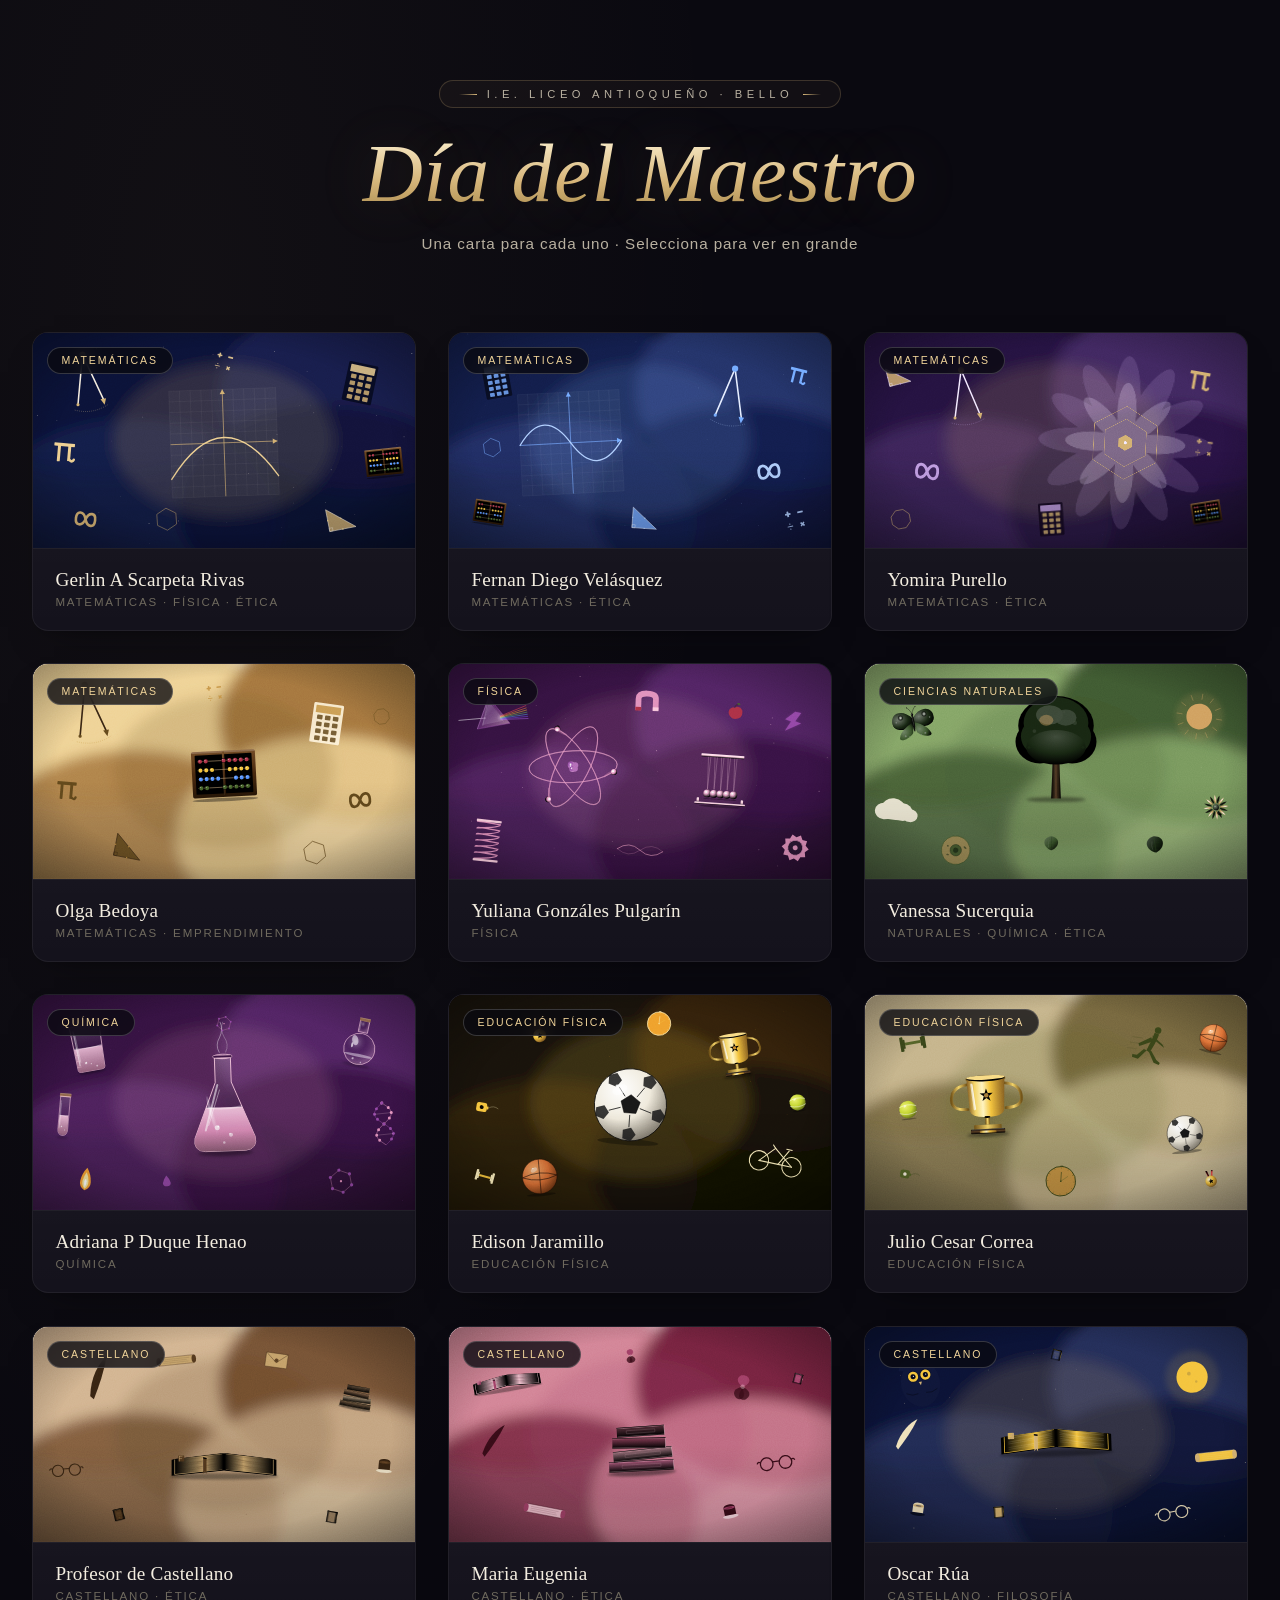
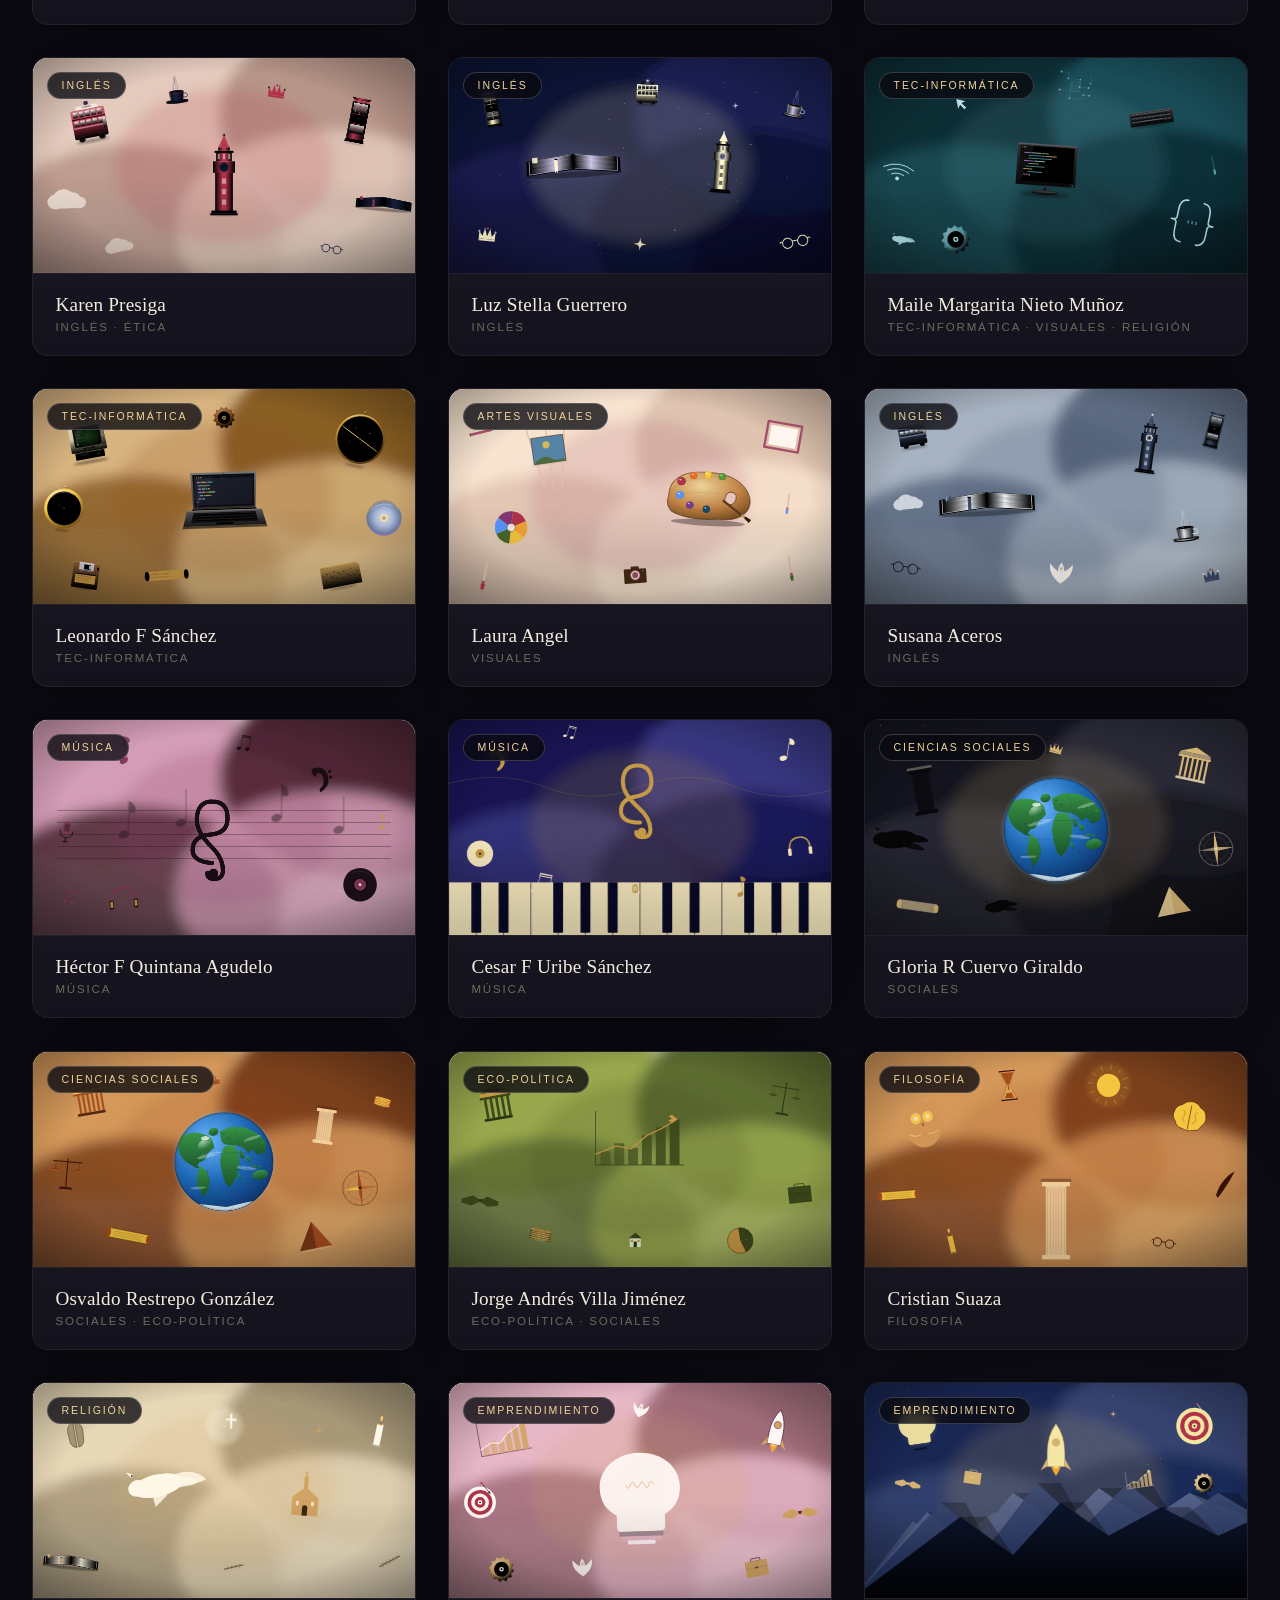
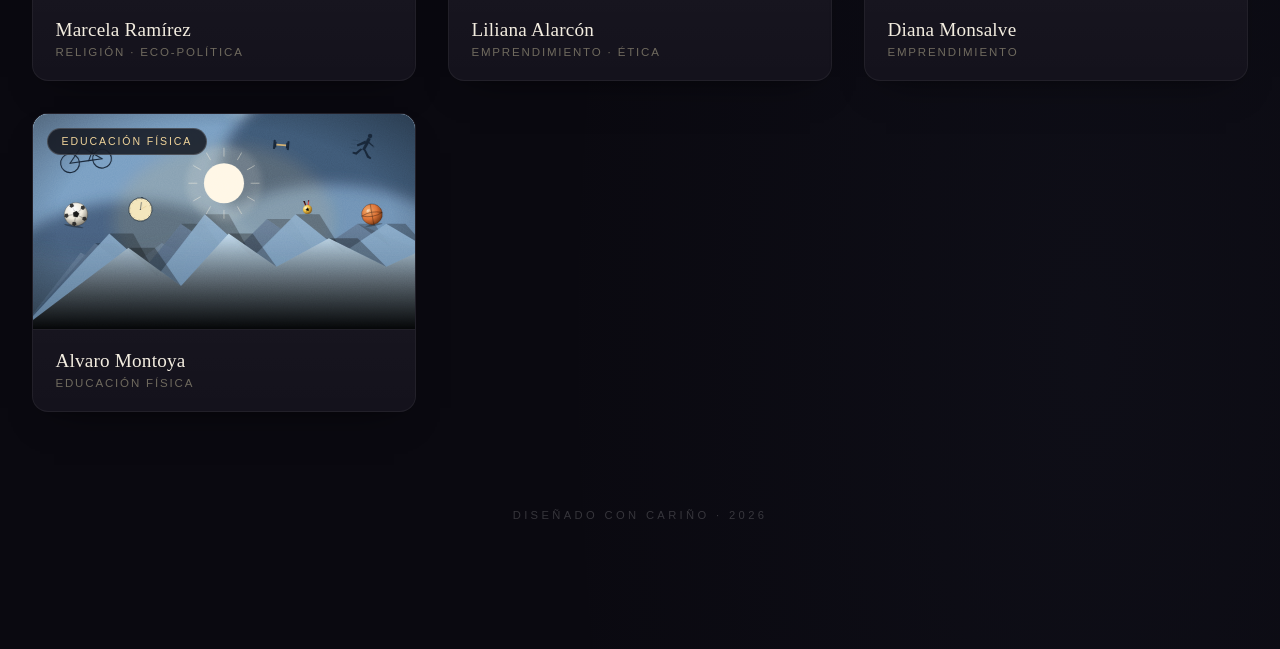
<file: index.html>
<!DOCTYPE html>
<html lang="es">
<head>
  <meta charset="UTF-8" />
  <meta name="viewport" content="width=device-width, initial-scale=1.0, viewport-fit=cover" />
  <meta name="theme-color" content="#0a0910" />
  <title>Día del Maestro · I.E. Liceo Antioqueño</title>
  <link rel="preconnect" href="https://fonts.googleapis.com">
  <link rel="preconnect" href="https://fonts.gstatic.com" crossorigin>
  <link rel="stylesheet" href="assets/styles.css" />
  <link rel="preload" as="script" href="assets/palettes.js">
  <link rel="preload" as="script" href="assets/composition.js">
  <link rel="preload" as="script" href="assets/motifs.js">
  <link rel="preload" as="script" href="assets/teachers.js">
</head>
<body class="gallery-page">
  <header class="gallery-header">
    <span class="eyebrow">I.E. Liceo Antioqueño · Bello</span>
    <h1>Día del Maestro</h1>
    <p class="subtitle">Una carta para cada uno · Selecciona para ver en grande</p>
  </header>

  <main id="grid" class="grid"></main>

  <footer class="gallery-footer">
    <span>Diseñado con cariño · 2026</span>
  </footer>

  <!-- GSAP asíncrono (no bloquea) -->
  <script async src="https://cdn.jsdelivr.net/npm/gsap@3.12.5/dist/gsap.min.js"></script>

  <!-- Módulos en orden: tokens → composición → motivos → datos → render -->
  <script src="assets/palettes.js"></script>
  <script src="assets/composition.js"></script>
  <script src="assets/motifs.js"></script>
  <script src="assets/teachers.js"></script>
  <script src="assets/gallery.js" defer></script>
</body>
</html>
</file>
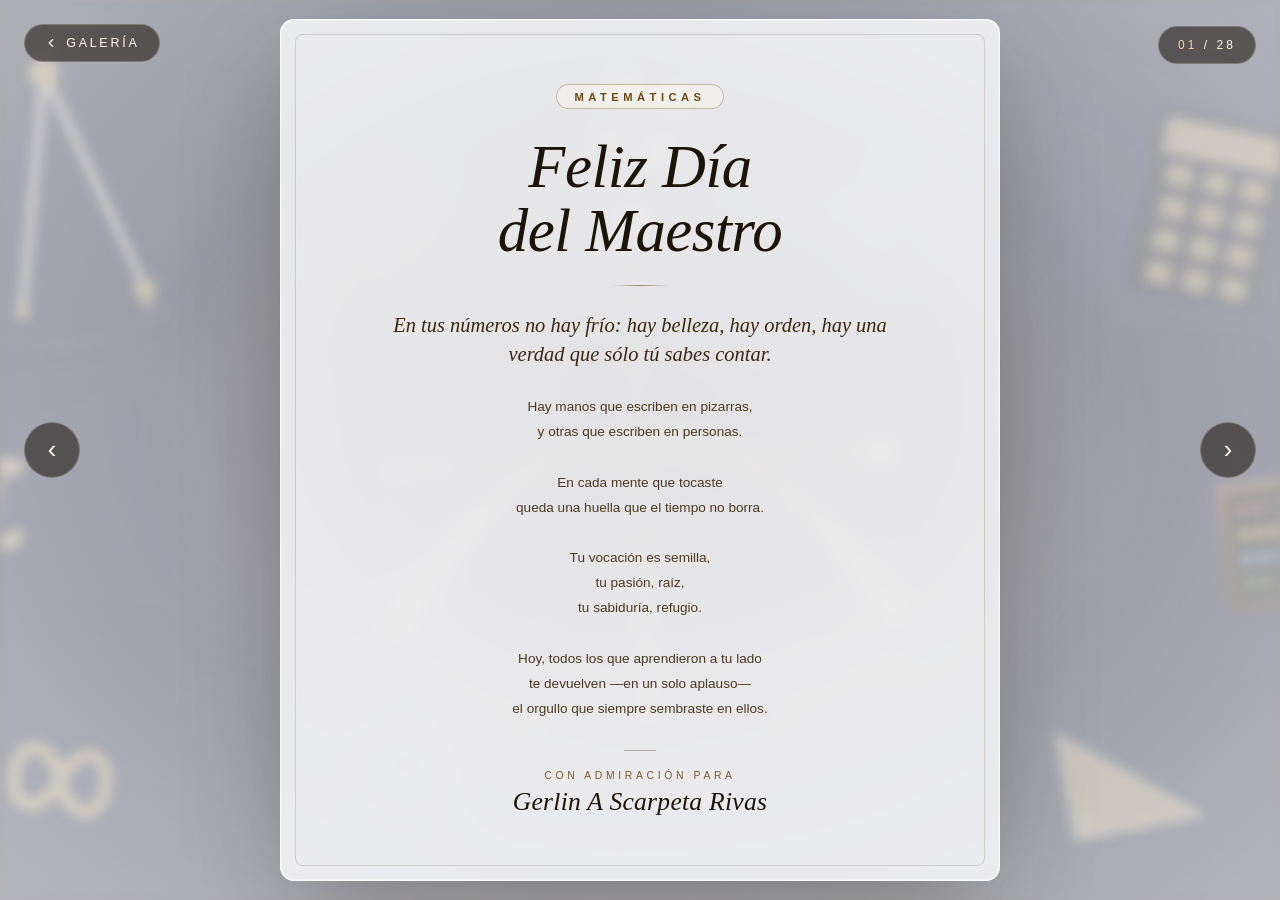
<file: card.html>
<!DOCTYPE html>
<html lang="es">
<head>
  <meta charset="UTF-8" />
  <meta name="viewport" content="width=device-width, initial-scale=1.0, viewport-fit=cover" />
  <meta name="theme-color" content="#0a0910" />
  <title>Carta · Día del Maestro</title>
  <link rel="preconnect" href="https://fonts.googleapis.com">
  <link rel="preconnect" href="https://fonts.gstatic.com" crossorigin>
  <link rel="stylesheet" href="assets/styles.css" />
</head>
<body class="card-page fullscreen">
  <!-- Lienzo a pantalla completa (difuminado) -->
  <div class="card-stage-full">
    <div id="card-art" class="card-art-full"></div>
  </div>

  <!-- UI superpuesta -->
  <a class="back-link" href="index.html" aria-label="Volver">
    <svg width="14" height="14" viewBox="0 0 24 24" fill="none" aria-hidden="true">
      <path d="M15 6l-6 6 6 6" stroke="currentColor" stroke-width="2" stroke-linecap="round" stroke-linejoin="round"/>
    </svg>
    <span>Galería</span>
  </a>

  <div class="card-counter"><b id="cur">01</b> / <span id="total">28</span></div>

  <nav class="card-nav">
    <button id="prev" class="nav-btn" aria-label="Anterior">‹</button>
    <button id="next" class="nav-btn" aria-label="Siguiente">›</button>
  </nav>

  <!-- Panel central con el mensaje -->
  <div class="card-message-panel">
    <div class="card-message-inner">
      <div class="card-subject-tag" id="card-subject">Materia</div>
      <h1 class="card-greeting">Feliz Día<br/>del Maestro</h1>
      <div class="card-divider"></div>
      <p class="card-poem-line" id="card-poem-special"></p>
      <p class="card-poem-body" id="card-poem"></p>
      <div class="card-divider-small"></div>
      <div class="card-name">
        <span class="card-name-eyebrow">Con admiración para</span>
        <span id="card-name">Nombre</span>
      </div>
    </div>
  </div>

  <script async src="https://cdn.jsdelivr.net/npm/gsap@3.12.5/dist/gsap.min.js"></script>
  <script src="assets/palettes.js"></script>
  <script src="assets/composition.js"></script>
  <script src="assets/motifs.js"></script>
  <script src="assets/teachers.js"></script>
  <script src="assets/card-view.js" defer></script>
</body>
</html>
</file>
<file: assets/styles.css>
/* ============================================================
   STYLES · Día del Maestro · v4 (Collage + Fullscreen)
   ============================================================ */

:root {
  --bg-0: #0a0910;
  --bg-1: #14121c;
  --bg-2: #1f1c28;
  --ink: #f3ede0;
  --ink-soft: #b8b0a0;
  --ink-mute: #6f6a5e;
  --accent: #d6b67a;
  --accent-2: #f0d49a;
  --line: rgba(255,255,255,0.06);
  --line-strong: rgba(255,255,255,0.12);
  --radius-sm: 10px;
  --radius: 16px;
  --radius-lg: 22px;
  --shadow-md: 0 18px 38px -22px rgba(0,0,0,.55), 0 6px 14px -10px rgba(0,0,0,.35);
  --shadow-lg: 0 50px 100px -30px rgba(0,0,0,.7), 0 18px 36px -16px rgba(0,0,0,.5);
  --font-serif: "Cormorant Garamond", "Playfair Display", Georgia, serif;
  --font-sans: "Inter", -apple-system, BlinkMacSystemFont, "Segoe UI", Roboto, sans-serif;
  --ease-out: cubic-bezier(0.16, 1, 0.3, 1);

  --grain: url("data:image/svg+xml;utf8,<svg xmlns='http://www.w3.org/2000/svg' width='220' height='220'><filter id='n'><feTurbulence type='fractalNoise' baseFrequency='0.85' numOctaves='2' stitchTiles='stitch' seed='4'/><feColorMatrix values='0 0 0 0 0 0 0 0 0 0 0 0 0 0 0 0 0 0 0.6 0'/></filter><rect width='100%25' height='100%25' filter='url(%23n)'/></svg>");
}

* { box-sizing: border-box; margin: 0; padding: 0; }

html, body {
  background: var(--bg-0);
  color: var(--ink);
  font-family: var(--font-sans);
  min-height: 100vh;
  -webkit-font-smoothing: antialiased;
  -moz-osx-font-smoothing: grayscale;
  text-rendering: optimizeLegibility;
}

body {
  background:
    radial-gradient(ellipse 70% 60% at 15% 8%, rgba(214,182,122,0.04), transparent 60%),
    radial-gradient(ellipse 70% 60% at 85% 92%, rgba(120,140,200,0.04), transparent 60%),
    var(--bg-0);
}

button, a { font-family: inherit; color: inherit; }
a { text-decoration: none; }

/* ============================================================
   GALLERY
============================================================ */
.gallery-page { padding: 5rem 2rem 8rem; position: relative; }

.gallery-header {
  max-width: 1320px;
  margin: 0 auto 5rem;
  text-align: center;
  position: relative;
}

.gallery-header::before {
  content: '';
  position: absolute;
  inset: -40px -40px auto -40px;
  height: 240px;
  background: radial-gradient(ellipse at center, rgba(214,182,122,0.07) 0%, transparent 70%);
  filter: blur(20px);
  z-index: -1;
}

.eyebrow {
  display: inline-flex;
  align-items: center;
  gap: 0.6rem;
  font-size: 0.7rem;
  letter-spacing: 0.4em;
  text-transform: uppercase;
  color: var(--ink-soft);
  margin-bottom: 1.5rem;
  padding: 0.45rem 1.2rem;
  border: 1px solid rgba(214,182,122,0.22);
  border-radius: 999px;
  background: rgba(214,182,122,0.04);
}

.eyebrow::before, .eyebrow::after {
  content: '';
  width: 18px;
  height: 1px;
  background: linear-gradient(90deg, transparent, var(--accent));
}
.eyebrow::after { background: linear-gradient(90deg, var(--accent), transparent); }

.gallery-header h1 {
  font-family: var(--font-serif);
  font-weight: 400;
  font-style: italic;
  font-size: clamp(2.8rem, 6.5vw, 5.2rem);
  letter-spacing: 0.01em;
  line-height: 1;
  background: linear-gradient(180deg, #fff5d8 0%, #d6b67a 60%, #a88a4e 100%);
  -webkit-background-clip: text;
  background-clip: text;
  color: transparent;
  margin-bottom: 1.2rem;
  text-shadow: 0 0 60px rgba(214,182,122,0.18);
}

.subtitle {
  color: var(--ink-soft);
  font-size: 0.95rem;
  letter-spacing: 0.06em;
  font-weight: 300;
}

.grid {
  max-width: 1380px;
  margin: 0 auto;
  display: grid;
  grid-template-columns: repeat(auto-fill, minmax(320px, 1fr));
  gap: 2rem;
}

.thumb {
  display: block;
  border-radius: var(--radius);
  overflow: hidden;
  background: var(--bg-1);
  box-shadow: var(--shadow-md);
  transition: transform 0.5s var(--ease-out),
              box-shadow 0.5s var(--ease-out),
              border-color 0.3s ease;
  border: 1px solid var(--line);
  cursor: pointer;
  position: relative;
  opacity: 0;
  transform: translateY(20px);
  will-change: transform, opacity;
}

.thumb:hover {
  transform: translateY(-8px) scale(1.01);
  box-shadow: var(--shadow-lg);
  border-color: var(--line-strong);
}

.thumb-art {
  position: relative;
  width: 100%;
  aspect-ratio: 16 / 9;
  overflow: hidden;
  background: var(--bg-2);
}

.thumb-art svg {
  width: 100%;
  height: 100%;
  display: block;
  transition: transform 0.7s var(--ease-out);
  will-change: transform;
}

.thumb:hover .thumb-art svg { transform: scale(1.04); }

.thumb-art::after {
  content: '';
  position: absolute;
  inset: 0;
  background-image: var(--grain);
  background-size: 200px 200px;
  opacity: 0.16;
  mix-blend-mode: overlay;
  pointer-events: none;
}

.thumb-art::before {
  content: '';
  position: absolute;
  inset: 0;
  background: linear-gradient(180deg, transparent 55%, rgba(0,0,0,0.18) 100%);
  pointer-events: none;
  z-index: 1;
}

/* Badge de materia principal sobre el SVG */
.thumb-badge {
  position: absolute;
  top: 14px;
  left: 14px;
  z-index: 2;
  padding: 0.4rem 0.85rem;
  background: rgba(10,9,16,0.78);
  backdrop-filter: blur(8px);
  -webkit-backdrop-filter: blur(8px);
  border: 1px solid rgba(255,255,255,0.18);
  border-radius: 999px;
  font-size: 0.66rem;
  letter-spacing: 0.18em;
  text-transform: uppercase;
  color: var(--accent-2);
  font-weight: 500;
}

.thumb-info {
  padding: 1.2rem 1.4rem 1.4rem;
  border-top: 1px solid var(--line);
  background: linear-gradient(180deg, rgba(255,255,255,0.012), transparent);
}

.thumb-name {
  font-family: var(--font-serif);
  font-size: 1.2rem;
  letter-spacing: 0.01em;
  margin-bottom: 0.3rem;
  line-height: 1.2;
}

.thumb-subject {
  font-size: 0.72rem;
  letter-spacing: 0.16em;
  text-transform: uppercase;
  color: var(--ink-mute);
  font-weight: 500;
}

.gallery-footer {
  text-align: center;
  margin-top: 6rem;
  font-size: 0.7rem;
  letter-spacing: 0.3em;
  text-transform: uppercase;
  color: rgba(255,255,255,0.18);
}

/* ============================================================
   CARD VIEW · FULLSCREEN
============================================================ */
.card-page.fullscreen {
  overflow: hidden;
  height: 100vh;
  height: 100dvh; /* respeta barras del navegador móvil (iOS Safari, etc.) */
  position: relative;
  background: var(--bg-0);
}

.card-stage-full {
  position: fixed;
  inset: 0;
  z-index: 1;
}

.card-art-full {
  width: 100%;
  height: 100%;
  position: relative;
  overflow: hidden;
}

/* El SVG se rasteriza una vez (vía Blob URL + <img>); el filter blur sobre
   un bitmap es órdenes de magnitud más rápido que sobre SVG inline. */
.card-art-full {
  transform: translateZ(0);
}
.card-art-full img,
.card-art-full svg {
  width: 100%;
  height: 100%;
  display: block;
  object-fit: cover;
  opacity: 0.6;
  filter: blur(6px);
}

/* Grano sutil sobre el fondo difuminado */
.card-stage-full::after {
  content: '';
  position: absolute;
  inset: 0;
  pointer-events: none;
  background-image: var(--grain);
  background-size: 260px 260px;
  opacity: 0.08;
  mix-blend-mode: overlay;
  z-index: 2;
}

/* Velo blanco translúcido encima del SVG (compensa el blur reducido) */
.card-stage-full::before {
  content: '';
  position: absolute;
  inset: 0;
  pointer-events: none;
  background:
    radial-gradient(ellipse at 50% 45%, rgba(255,255,255,0.4) 0%, rgba(255,255,255,0.6) 55%, rgba(255,255,255,0.7) 100%);
  z-index: 2;
}

/* UI superpuesta */
.back-link {
  position: fixed;
  top: 1.5rem;
  left: 1.5rem;
  display: inline-flex;
  align-items: center;
  gap: 0.5rem;
  color: var(--ink);
  font-size: 0.78rem;
  letter-spacing: 0.22em;
  text-transform: uppercase;
  padding: 0.7rem 1.2rem;
  background: rgba(10,9,16,0.6);
  border: 1px solid rgba(255,255,255,0.12);
  border-radius: 999px;
  backdrop-filter: blur(12px);
  -webkit-backdrop-filter: blur(12px);
  z-index: 10;
  transition: all 0.3s var(--ease-out);
}
.back-link:hover {
  background: rgba(10,9,16,0.85);
  transform: translateX(-2px);
}

.card-counter {
  position: fixed;
  top: 1.6rem;
  right: 1.5rem;
  font-size: 0.75rem;
  letter-spacing: 0.25em;
  color: var(--ink-soft);
  padding: 0.7rem 1.2rem;
  background: rgba(10,9,16,0.6);
  border: 1px solid rgba(255,255,255,0.12);
  border-radius: 999px;
  backdrop-filter: blur(12px);
  -webkit-backdrop-filter: blur(12px);
  z-index: 10;
}
.card-counter b { color: var(--accent-2); font-weight: 500; }

.card-nav {
  position: fixed;
  top: 50%;
  transform: translateY(-50%);
  width: 100%;
  display: flex;
  justify-content: space-between;
  padding: 0 1.5rem;
  pointer-events: none;
  z-index: 10;
}

.nav-btn {
  pointer-events: auto;
  width: 56px;
  height: 56px;
  border-radius: 50%;
  background: rgba(10,9,16,0.6);
  border: 1px solid rgba(255,255,255,0.14);
  color: var(--ink);
  font-size: 1.6rem;
  line-height: 1;
  cursor: pointer;
  backdrop-filter: blur(12px);
  -webkit-backdrop-filter: blur(12px);
  transition: all 0.3s var(--ease-out);
  display: grid;
  place-items: center;
}
.nav-btn:hover {
  background: rgba(10,9,16,0.85);
  transform: scale(1.08);
}
.nav-btn:active { transform: scale(0.95); }

/* Panel central translúcido con el mensaje */
.card-message-panel {
  position: fixed;
  inset: 0;
  display: flex;
  align-items: center;
  justify-content: center;
  z-index: 5;
  pointer-events: none;
  padding: 2rem;
}

.card-message-inner {
  pointer-events: auto;
  position: relative;
  background: rgba(255, 255, 255, 0.78);
  backdrop-filter: blur(10px) saturate(1.2);
  -webkit-backdrop-filter: blur(10px) saturate(1.2);
  border: 1px solid rgba(255, 255, 255, 0.7);
  border-radius: 14px;
  padding: clamp(2.5rem, 5vw, 4.5rem) clamp(2rem, 6vw, 5.5rem);
  max-width: 720px;
  width: 100%;
  text-align: center;
  box-shadow:
    0 30px 100px -20px rgba(40, 30, 10, 0.35),
    0 0 0 1px rgba(255, 255, 255, 0.4) inset;
}

/* Marco decorativo interior */
.card-message-inner::before {
  content: '';
  position: absolute;
  inset: 14px;
  border: 1px solid rgba(80, 60, 30, 0.18);
  border-radius: 8px;
  pointer-events: none;
}

.card-subject-tag {
  display: inline-block;
  font-family: var(--font-sans, 'Inter', sans-serif);
  font-size: 0.7rem;
  letter-spacing: 0.4em;
  text-transform: uppercase;
  font-weight: 600;
  color: #6a4a18;
  padding: 0.35rem 1.1rem;
  border: 1px solid rgba(106, 74, 24, 0.35);
  border-radius: 999px;
  background: rgba(255, 250, 235, 0.4);
  margin-bottom: 1.6rem;
}

.card-divider {
  width: 56px;
  height: 1px;
  background: linear-gradient(90deg, transparent, rgba(80, 50, 10, 0.55), transparent);
  margin: 0 auto 1.6rem;
}

.card-greeting {
  font-family: var(--font-serif, 'Cormorant Garamond', serif);
  font-weight: 400;
  font-style: italic;
  font-size: clamp(2.6rem, 5vw, 3.8rem);
  line-height: 1.05;
  letter-spacing: -0.5px;
  color: #1c1408;
  margin: 0 0 1.4rem;
}

.card-poem-line {
  font-family: var(--font-serif, 'Cormorant Garamond', serif);
  font-style: italic;
  font-weight: 500;
  font-size: clamp(1.15rem, 1.6vw, 1.4rem);
  line-height: 1.4;
  color: #3a2810;
  max-width: 520px;
  margin: 0 auto 1.6rem;
}

.card-poem-body {
  font-family: var(--font-sans, 'Inter', sans-serif);
  font-size: clamp(0.85rem, 1vw, 0.95rem);
  line-height: 1.85;
  color: #4a3a22;
  white-space: pre-line;
  max-width: 460px;
  margin: 0 auto;
  font-weight: 400;
}

.card-divider-small {
  width: 32px;
  height: 1px;
  background: rgba(80, 50, 10, 0.35);
  margin: 1.8rem auto 1.2rem;
}

.card-name {
  font-family: var(--font-serif, 'Cormorant Garamond', serif);
  font-style: italic;
  font-weight: 500;
  font-size: clamp(1.3rem, 2vw, 1.65rem);
  line-height: 1.1;
  color: #1c1408;
  letter-spacing: 0.01em;
}

.card-name-eyebrow {
  display: block;
  font-family: var(--font-sans, 'Inter', sans-serif);
  font-style: normal;
  font-size: 0.65rem;
  letter-spacing: 0.35em;
  text-transform: uppercase;
  color: #7a5a30;
  font-weight: 500;
  margin-bottom: 0.4rem;
}

/* Ajustar UI flotante para que sea legible sobre el fondo blanco difuminado */
.card-page.fullscreen .back-link,
.card-page.fullscreen .card-counter,
.card-page.fullscreen .nav-btn {
  background: rgba(20, 14, 6, 0.55);
  color: #fff8e8;
  border-color: rgba(255, 245, 220, 0.25);
}
.card-page.fullscreen .back-link:hover,
.card-page.fullscreen .nav-btn:hover {
  background: rgba(20, 14, 6, 0.75);
}

/* ============================================================
   RESPONSIVE
============================================================ */

/* Tablet (≤ 900px): 2 columnas + headroom */
@media (max-width: 900px) {
  .gallery-page { padding: 3.5rem 1.4rem 5rem; }
  .gallery-header { margin-bottom: 3.5rem; }
  .grid {
    gap: 1.4rem;
    grid-template-columns: repeat(auto-fill, minmax(260px, 1fr));
  }
  .card-message-inner { padding: 2.4rem 2rem; max-width: 560px; }
}

/* Celular (≤ 560px): foco en una columna, panel y UI compactos */
@media (max-width: 560px) {
  /* Gallery */
  .gallery-page { padding: 2.5rem 0.9rem 4rem; }
  .gallery-header { margin-bottom: 2.2rem; }
  .eyebrow {
    font-size: 0.6rem;
    letter-spacing: 0.32em;
    padding: 0.4rem 0.95rem;
    margin-bottom: 1.1rem;
  }
  .gallery-header h1 { font-size: clamp(2.4rem, 11vw, 3.2rem); margin-bottom: 0.8rem; }
  .subtitle { font-size: 0.82rem; padding: 0 0.6rem; }
  .grid {
    gap: 1.1rem;
    grid-template-columns: 1fr; /* una sola columna */
  }
  .thumb-info { padding: 1rem 1.1rem 1.15rem; }
  .thumb-name { font-size: 1.08rem; }
  .thumb-subject { font-size: 0.66rem; letter-spacing: 0.14em; }
  .thumb-badge {
    top: 10px;
    left: 10px;
    font-size: 0.58rem;
    letter-spacing: 0.14em;
    padding: 0.32rem 0.7rem;
  }

  /* Card view */
  .back-link {
    top: max(0.7rem, env(safe-area-inset-top));
    left: max(0.7rem, env(safe-area-inset-left));
    font-size: 0.6rem;
    letter-spacing: 0.18em;
    padding: 0.45rem 0.8rem;
    gap: 0.35rem;
  }
  .back-link span { display: none; } /* solo flecha en celular */
  .back-link svg { width: 16px; height: 16px; }

  .card-counter {
    top: max(0.7rem, env(safe-area-inset-top));
    right: max(0.7rem, env(safe-area-inset-right));
    font-size: 0.62rem;
    letter-spacing: 0.18em;
    padding: 0.42rem 0.75rem;
  }

  /* Botones de nav abajo y centrados (más ergonómico al sostener el celular) */
  .card-nav {
    top: auto;
    bottom: max(1rem, env(safe-area-inset-bottom));
    transform: none;
    width: 100%;
    left: 0;
    right: 0;
    gap: 1.2rem;
    padding: 0;
    display: flex;
    justify-content: center;
  }
  .nav-btn {
    width: 48px;
    height: 48px;
    font-size: 1.4rem;
  }

  /* Panel de mensaje: márgenes pequeños y tipografía calibrada */
  .card-message-panel { padding: 0.8rem; }
  .card-message-inner {
    padding: 1.5rem 1.15rem 1.8rem;
    border-radius: 12px;
    max-height: calc(100dvh - 6.5rem);
    overflow-y: auto;
    -webkit-overflow-scrolling: touch;
  }
  .card-message-inner::before { inset: 6px; border-radius: 7px; }
  .card-subject-tag {
    font-size: 0.55rem;
    letter-spacing: 0.28em;
    padding: 0.3rem 0.85rem;
    margin-bottom: 1rem;
  }
  .card-divider { width: 42px; margin: 0 auto 1rem; }
  .card-greeting {
    font-size: clamp(1.85rem, 8vw, 2.4rem);
    line-height: 1.05;
    margin-bottom: 1rem;
  }
  .card-poem-line {
    font-size: clamp(0.95rem, 4vw, 1.1rem);
    line-height: 1.4;
    margin-bottom: 1rem;
    max-width: 100%;
  }
  .card-poem-body {
    font-size: 0.78rem;
    line-height: 1.7;
    max-width: 100%;
  }
  .card-divider-small { margin: 1.1rem auto 0.7rem; }
  .card-name { font-size: 1.1rem; }
  .card-name-eyebrow { font-size: 0.56rem; letter-spacing: 0.3em; margin-bottom: 0.25rem; }
}

/* Móvil muy pequeño (≤ 380px) */
@media (max-width: 380px) {
  .card-greeting { font-size: 1.75rem; }
  .card-poem-line { font-size: 0.95rem; }
  .card-poem-body { font-size: 0.74rem; line-height: 1.65; }
  .card-message-inner { padding: 1.25rem 0.95rem 1.5rem; }
}

/* Orientación apaisada en celular: panel más compacto verticalmente */
@media (max-height: 480px) and (orientation: landscape) {
  .card-message-inner {
    padding: 1.2rem 2rem;
    max-height: 88dvh;
    overflow-y: auto;
  }
  .card-greeting { font-size: 1.6rem; margin-bottom: 0.7rem; }
  .card-subject-tag { margin-bottom: 0.7rem; }
  .card-divider { margin-bottom: 0.7rem; }
  .card-poem-line { margin-bottom: 0.7rem; font-size: 0.95rem; }
  .card-poem-body { font-size: 0.75rem; line-height: 1.55; }
  .card-divider-small { margin: 0.8rem auto 0.5rem; }
}

@media (prefers-reduced-motion: reduce) {
  * { transition: none !important; animation: none !important; }
}

@import url('https://fonts.googleapis.com/css2?family=Cormorant+Garamond:ital,wght@0,400;0,500;1,400;1,500&family=Inter:wght@300;400;500;600&display=swap');
</file>
